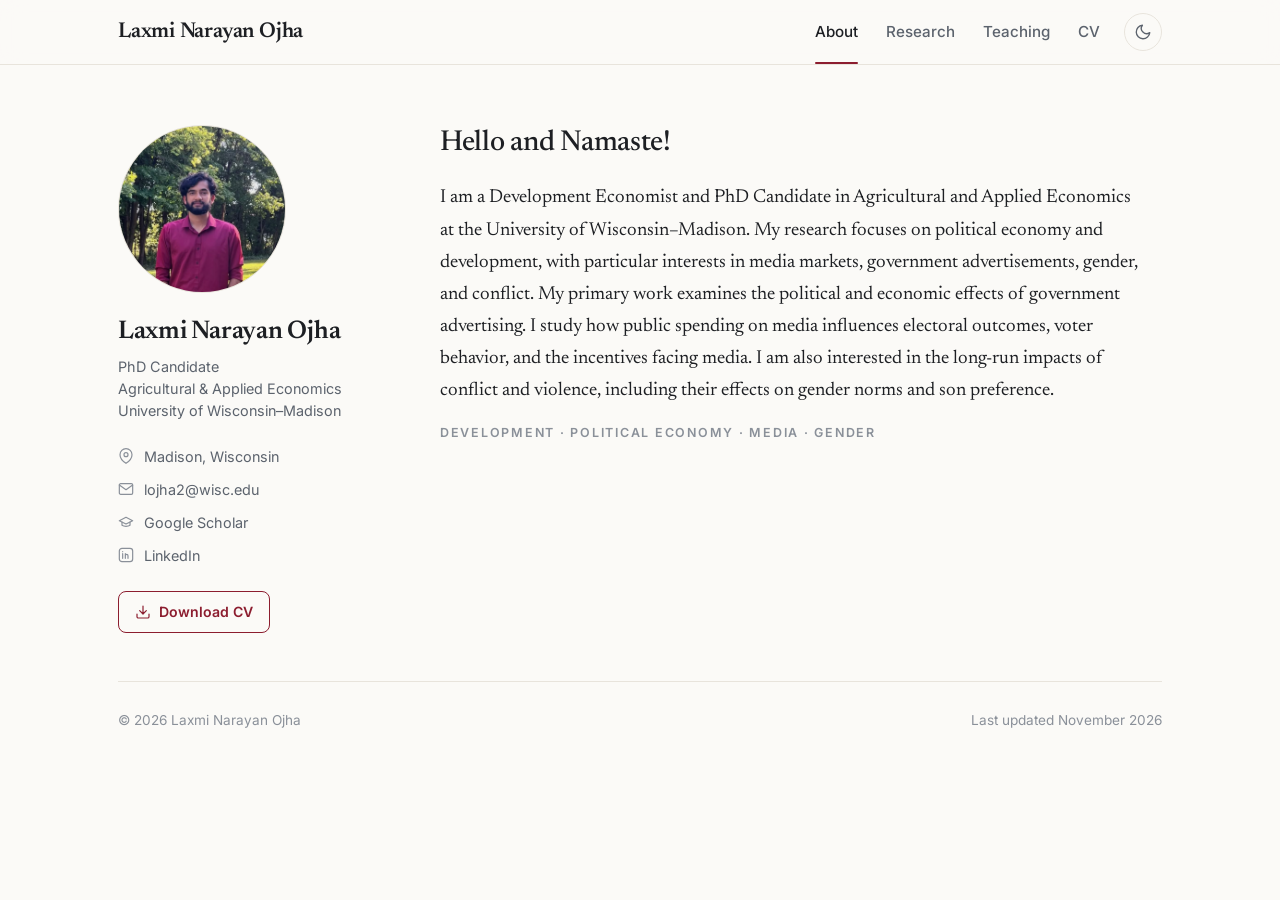
<file: index.html>
<!DOCTYPE html>
<html lang="en">
<head>
  <meta charset="utf-8">
  <meta name="viewport" content="width=device-width, initial-scale=1">
  <title>Laxmi Narayan Ojha</title>
  <meta name="description" content="Laxmi Narayan Ojha, PhD candidate in Agricultural and Applied Economics at the University of Wisconsin–Madison. Development economics: media markets, political economy, and gender.">
  <link rel="preconnect" href="https://fonts.googleapis.com">
  <link rel="preconnect" href="https://fonts.gstatic.com" crossorigin>
  <link href="https://fonts.googleapis.com/css2?family=Inter:wght@400;500;600;700&family=Newsreader:ital,opsz,wght@0,6..72,400;0,6..72,500;0,6..72,600;1,6..72,400;1,6..72,500&display=swap" rel="stylesheet">
  <link rel="stylesheet" href="style.css">
  <script src="site.js"></script>
</head>
<body>
  <a class="skip" href="#main">Skip to content</a>

  <!-- =============== TOP MENU (the same on every page) =============== -->
  <header class="site-header">
    <div class="header-inner">
      <a class="brand" href="index.html">Laxmi Narayan Ojha</a>
      <nav class="nav" aria-label="Main">
        <a href="index.html" class="active">About</a>
        <a href="research.html">Research</a>
        <a href="teaching.html">Teaching</a>
        <a href="cv.html">CV</a>
        <button class="theme-toggle" type="button" aria-label="Switch between light and dark mode"></button>
      </nav>
    </div>
  </header>

  <div class="layout">

    <!-- =============== LEFT SIDE: photo and contact (the same on every page) ===============
         Photo: put a picture named photo.jpg in this folder and it appears here automatically.
         Until then, the circle shows your initials (the two letters inside <span>). -->
    <aside class="sidebar">
      <div class="avatar" aria-hidden="true">
        <span>LO</span>
        <img src="photo.jpg" alt="" onerror="this.remove()">
      </div>
      <div class="side-id">
        <p class="side-name">Laxmi Narayan Ojha</p>
        <p class="side-title">PhD Candidate<br>Agricultural &amp; Applied Economics<br>University of Wisconsin–Madison</p>
      </div>
      <ul class="meta">
        <li class="i-pin">Madison, Wisconsin</li>
        <li class="i-mail"><a href="mailto:lojha2@wisc.edu">lojha2@wisc.edu</a></li>
        <li class="i-scholar"><a href="#">Google Scholar</a></li>
        <li class="i-linkedin"><a href="https://www.linkedin.com/in/lnojha/" target="_blank" rel="noopener noreferrer">LinkedIn</a></li>
      </ul>
      <div class="side-actions">
        <a class="btn i-download" href="cv.pdf" download>Download CV</a>
      </div>
    </aside>

    <!-- =============== MAIN PART OF THIS PAGE =============== -->
    <main id="main" class="content">
      <h1 class="hero">Hello and Namaste!</h1>

      <!-- Your bio. Each <p> ... </p> is one paragraph. -->
      <div class="prose">
        <p>I am a Development Economist and PhD Candidate in Agricultural and Applied Economics at the University of Wisconsin–Madison.
          My research focuses on political economy and development, with particular interests in media markets, government advertisements,
          gender, and conflict. My primary work examines the political and economic effects of government advertising.
          I study how public spending on media influences electoral outcomes, voter behavior, and the incentives facing media.
          I am also interested in the long-run impacts of conflict and violence, including their effects on gender norms and son preference.
      </div>

      <!-- Your research fields, shown in small gray letters -->
      <p class="eyebrow fields">Development · Political Economy · Media · Gender</p>

      
    </main>
  </div>

  <footer class="site-footer">
    <div class="footer-inner">
      <span>© 2026 Laxmi Narayan Ojha</span>
      <span>Last updated November 2026</span>
    </div>
  </footer>
</body>
</html>
</file>
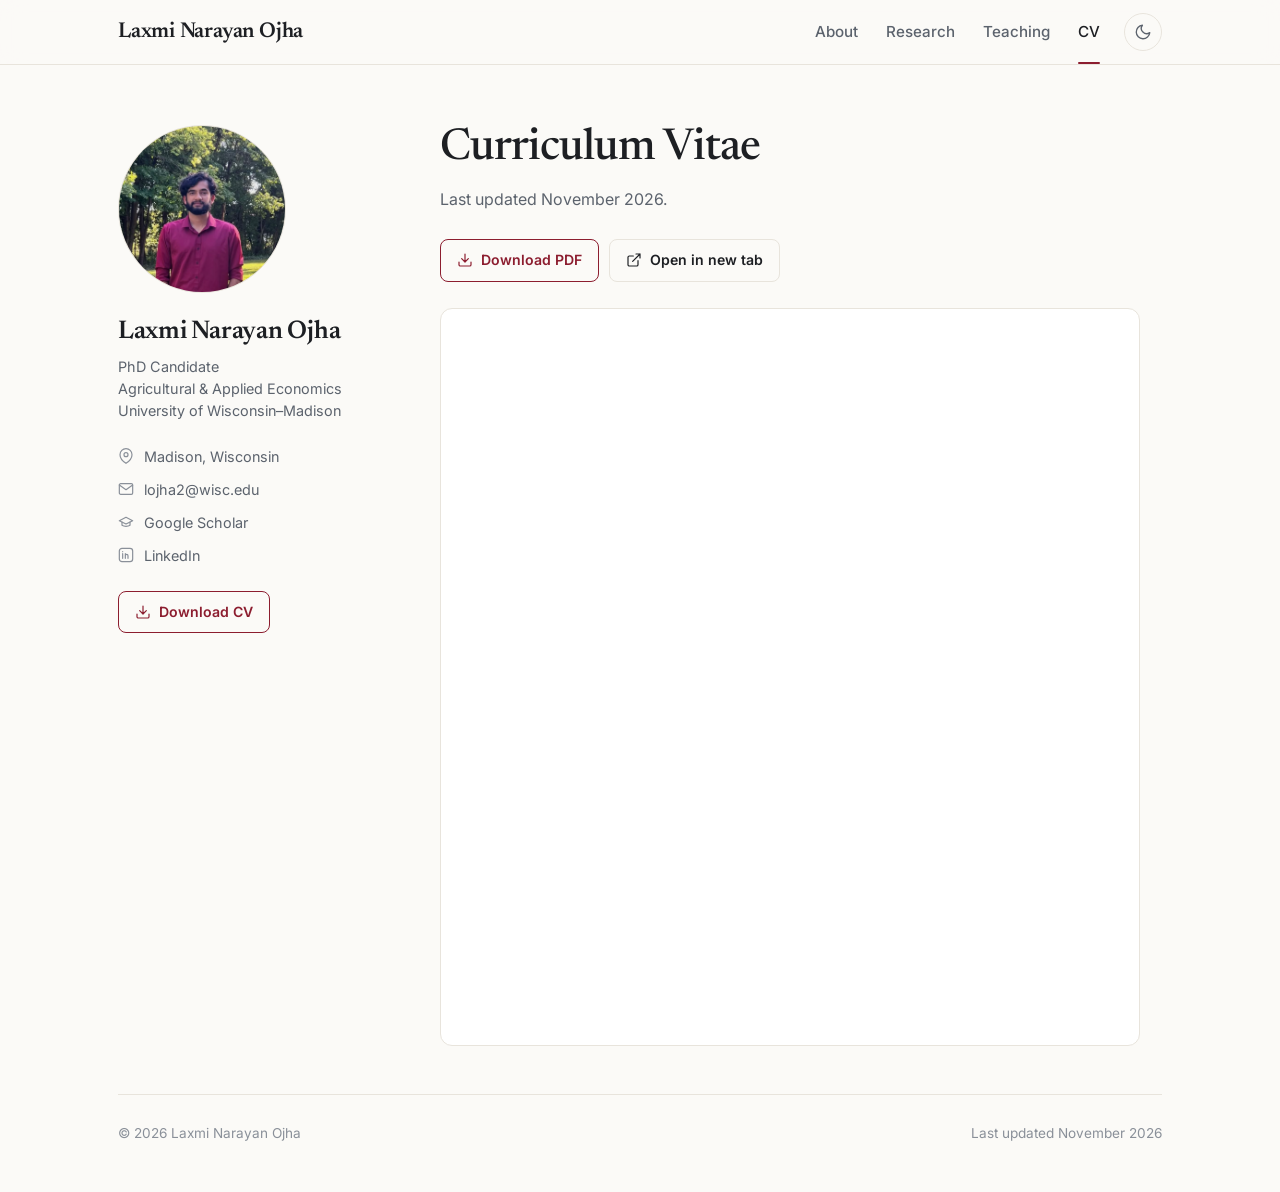
<file: cv.html>
<!DOCTYPE html>
<html lang="en">
<head>
  <meta charset="utf-8">
  <meta name="viewport" content="width=device-width, initial-scale=1">
  <title>CV · Laxmi Narayan Ojha</title>
  <meta name="description" content="Laxmi Narayan Ojha, PhD candidate in Agricultural and Applied Economics at the University of Wisconsin–Madison. Development economics: media markets, political economy, and gender.">
  <link rel="preconnect" href="https://fonts.googleapis.com">
  <link rel="preconnect" href="https://fonts.gstatic.com" crossorigin>
  <link href="https://fonts.googleapis.com/css2?family=Inter:wght@400;500;600;700&family=Newsreader:ital,opsz,wght@0,6..72,400;0,6..72,500;0,6..72,600;1,6..72,400;1,6..72,500&display=swap" rel="stylesheet">
  <link rel="stylesheet" href="style.css">
  <script src="site.js"></script>
</head>
<body>
  <a class="skip" href="#main">Skip to content</a>

  <!-- =============== TOP MENU (the same on every page) =============== -->
  <header class="site-header">
    <div class="header-inner">
      <a class="brand" href="index.html">Laxmi Narayan Ojha</a>
      <nav class="nav" aria-label="Main">
        <a href="index.html">About</a>
        <a href="research.html">Research</a>
        <a href="teaching.html">Teaching</a>
        <a href="cv.html" class="active">CV</a>
        <button class="theme-toggle" type="button" aria-label="Switch between light and dark mode"></button>
      </nav>
    </div>
  </header>

  <div class="layout">

    <!-- =============== LEFT SIDE: photo and contact (the same on every page) ===============
         Photo: put a picture named photo.jpg in this folder and it appears here automatically.
         Until then, the circle shows your initials (the two letters inside <span>). -->
    <aside class="sidebar">
      <div class="avatar" aria-hidden="true">
        <span>LO</span>
        <img src="photo.jpg" alt="" onerror="this.remove()">
      </div>
      <div class="side-id">
        <p class="side-name">Laxmi Narayan Ojha</p>
        <p class="side-title">PhD Candidate<br>Agricultural &amp; Applied Economics<br>University of Wisconsin–Madison</p>
      </div>
      <ul class="meta">
        <li class="i-pin">Madison, Wisconsin</li>
        <li class="i-mail"><a href="mailto:lojha2@wisc.edu">lojha2@wisc.edu</a></li>
        <li class="i-scholar"><a href="#">Google Scholar</a></li>
        <li class="i-linkedin"><a href="https://www.linkedin.com/in/lnojha/" target="_blank" rel="noopener noreferrer">LinkedIn</a></li>
      </ul>
      <div class="side-actions">
        <a class="btn i-download" href="cv.pdf" download>Download CV</a>
      </div>
    </aside>

    <!-- =============== MAIN PART OF THIS PAGE =============== -->
    <main id="main" class="content">
      <h1 class="page-title">Curriculum Vitae</h1>
      <p class="lede">Last updated November 2026.</p>

      <!-- This page shows the file cv.pdf from this folder.
           To update your CV, just replace cv.pdf with the new one (same name). -->
      <div class="cv-actions">
        <a class="btn i-download" href="cv.pdf" download>Download PDF</a>
        <a class="btn btn-ghost i-external" href="cv.pdf" target="_blank" rel="noopener">Open in new tab</a>
      </div>
      <iframe class="cv-frame" src="cv.pdf" title="CV"></iframe>
    </main>
  </div>

  <footer class="site-footer">
    <div class="footer-inner">
      <span>© 2026 Laxmi Narayan Ojha</span>
      <span>Last updated November 2026</span>
    </div>
  </footer>
</body>
</html>
</file>
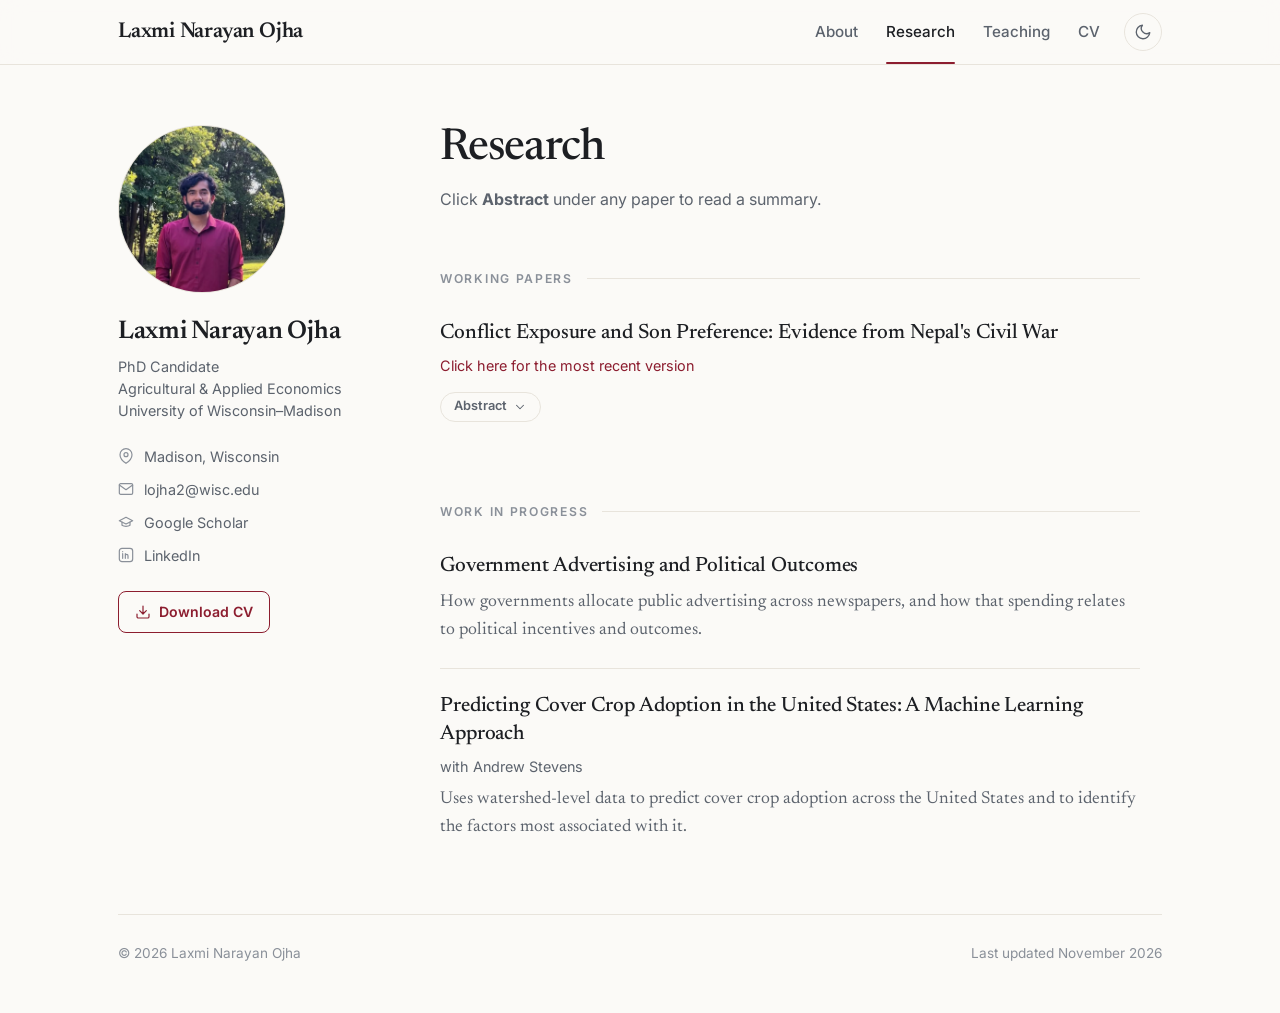
<file: research.html>
<!DOCTYPE html>
<html lang="en">
<head>
  <meta charset="utf-8">
  <meta name="viewport" content="width=device-width, initial-scale=1">
  <title>Research · Laxmi Narayan Ojha</title>
  <meta name="description" content="Laxmi Narayan Ojha, PhD candidate in Agricultural and Applied Economics at the University of Wisconsin–Madison. Development economics: media markets, political economy, and gender.">
  <link rel="preconnect" href="https://fonts.googleapis.com">
  <link rel="preconnect" href="https://fonts.gstatic.com" crossorigin>
  <link href="https://fonts.googleapis.com/css2?family=Inter:wght@400;500;600;700&family=Newsreader:ital,opsz,wght@0,6..72,400;0,6..72,500;0,6..72,600;1,6..72,400;1,6..72,500&display=swap" rel="stylesheet">
  <link rel="stylesheet" href="style.css">
  <script src="site.js"></script>
</head>
<body>
  <a class="skip" href="#main">Skip to content</a>

  <!-- =============== TOP MENU (the same on every page) =============== -->
  <header class="site-header">
    <div class="header-inner">
      <a class="brand" href="index.html">Laxmi Narayan Ojha</a>
      <nav class="nav" aria-label="Main">
        <a href="index.html">About</a>
        <a href="research.html" class="active">Research</a>
        <a href="teaching.html">Teaching</a>
        <a href="cv.html">CV</a>
        <button class="theme-toggle" type="button" aria-label="Switch between light and dark mode"></button>
      </nav>
    </div>
  </header>

  <div class="layout">

    <!-- =============== LEFT SIDE: photo and contact (the same on every page) ===============
         Photo: put a picture named photo.jpg in this folder and it appears here automatically.
         Until then, the circle shows your initials (the two letters inside <span>). -->
    <aside class="sidebar">
      <div class="avatar" aria-hidden="true">
        <span>LO</span>
        <img src="photo.jpg" alt="" onerror="this.remove()">
      </div>
      <div class="side-id">
        <p class="side-name">Laxmi Narayan Ojha</p>
        <p class="side-title">PhD Candidate<br>Agricultural &amp; Applied Economics<br>University of Wisconsin–Madison</p>
      </div>
      <ul class="meta">
        <li class="i-pin">Madison, Wisconsin</li>
        <li class="i-mail"><a href="mailto:lojha2@wisc.edu">lojha2@wisc.edu</a></li>
        <li class="i-scholar"><a href="#">Google Scholar</a></li>
        <li class="i-linkedin"><a href="https://www.linkedin.com/in/lnojha/" target="_blank" rel="noopener noreferrer">LinkedIn</a></li>
      </ul>
      <div class="side-actions">
        <a class="btn i-download" href="cv.pdf" download>Download CV</a>
      </div>
    </aside>

    <!-- =============== MAIN PART OF THIS PAGE =============== -->
    <main id="main" class="content">
      <h1 class="page-title">Research</h1>
      <p class="lede">Click <strong>Abstract</strong> under any paper to read a summary.</p>

      <!-- HOW TO EDIT THIS PAGE
           Each paper is one block that starts with <article and ends with </article>.
           - To ADD a paper: copy a whole block, paste it right below, and change the words.
           - To REMOVE a paper: delete its whole block.
           - To link a PDF: put the PDF in this folder, then change href="#" to href="the-file-name.pdf".
           - No abstract? Delete the Abstract button line and the <div class="abstract"> ... </div> part. -->

      <section class="section">
        <h2 class="section-label">Working Papers</h2>

        <article class="paper">
          <h3 class="paper-title"><a href="Chapter1_sonpref.pdf" target="_blank" rel="noopener">Conflict Exposure and Son Preference: Evidence from Nepal's Civil War</a></h3>
          <p class="paper-meta"><a href="Chapter1_sonpref.pdf" target="_blank" rel="noopener">Click here for the most recent version</a></p>
          <div class="paper-links">
            <button class="chip abstract-btn" type="button">Abstract</button>
          </div>
          <div class="abstract">
            Son preference has been shown to drive sex-selective abortion and excess female mortality in much of Asia. Literature links these outcomes to the spread of ultrasound combined with factors like fertility decline and socio-economic changes. Armed conflict has received far less attention, and none has asked whether conflict experienced in adolescence, when attitudes form, changes son preference. I examine whether exposure to Nepal's 1996–2006 armed conflict during adolescent years increased women's revealed preference for sons, comparing women who were adolescents during the conflict with older women across more and less affected districts. Women raised in high-conflict districts had fewer daughters and were more likely to stop childbearing after a son: approximately one fewer daughter per eight women between lightly and heavily affected districts. The sex of the next child and birth spacing after daughters are unchanged, indicating that son-conditional stopping, rather than sex-selective abortion, is the likely channel. Broader gender attitudes and life outcomes show little or no change.
          </div>
        </article>
      </section>

      <section class="section">
        <h2 class="section-label">Work in Progress</h2>

        <article class="paper">
          <h3 class="paper-title">Government Advertising and Political Outcomes</h3>
          <p class="paper-summary">How governments allocate public advertising across newspapers, and how that spending relates to political incentives and outcomes.</p>
        </article>

        <article class="paper">
          <h3 class="paper-title">Predicting Cover Crop Adoption in the United States: A Machine Learning Approach</h3>
          <p class="paper-meta">with Andrew Stevens</p>
          <p class="paper-summary">Uses watershed-level data to predict cover crop adoption across the United States and to identify the factors most associated with it.</p>
        </article>
      </section>
    </main>
  </div>

  <footer class="site-footer">
    <div class="footer-inner">
      <span>© 2026 Laxmi Narayan Ojha</span>
      <span>Last updated November 2026</span>
    </div>
  </footer>
</body>
</html>
</file>
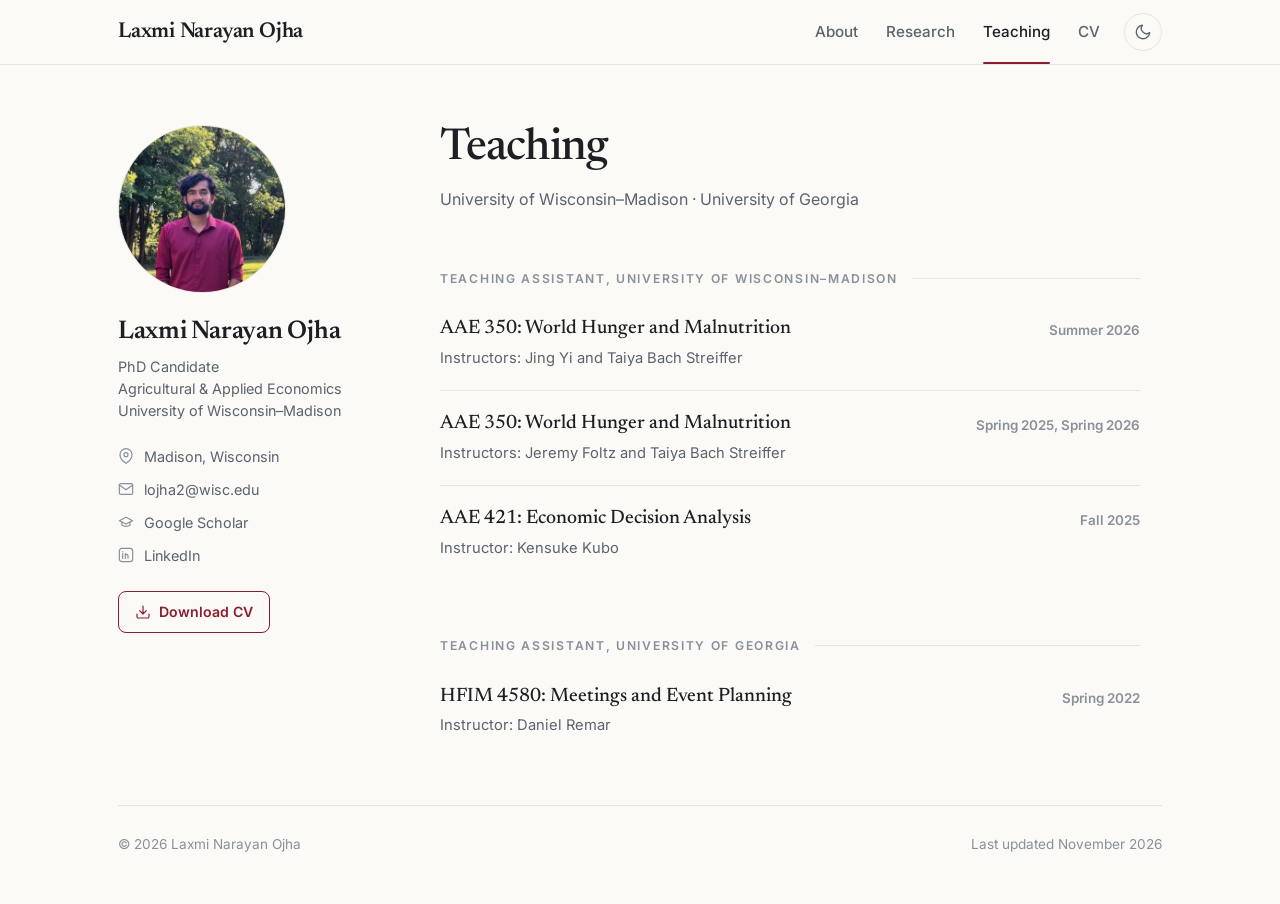
<file: teaching.html>
<!DOCTYPE html>
<html lang="en">
<head>
  <meta charset="utf-8">
  <meta name="viewport" content="width=device-width, initial-scale=1">
  <title>Teaching · Laxmi Narayan Ojha</title>
  <meta name="description" content="Laxmi Narayan Ojha, PhD candidate in Agricultural and Applied Economics at the University of Wisconsin–Madison. Development economics: media markets, political economy, and gender.">
  <link rel="preconnect" href="https://fonts.googleapis.com">
  <link rel="preconnect" href="https://fonts.gstatic.com" crossorigin>
  <link href="https://fonts.googleapis.com/css2?family=Inter:wght@400;500;600;700&family=Newsreader:ital,opsz,wght@0,6..72,400;0,6..72,500;0,6..72,600;1,6..72,400;1,6..72,500&display=swap" rel="stylesheet">
  <link rel="stylesheet" href="style.css">
  <script src="site.js"></script>
</head>
<body>
  <a class="skip" href="#main">Skip to content</a>

  <!-- =============== TOP MENU (the same on every page) =============== -->
  <header class="site-header">
    <div class="header-inner">
      <a class="brand" href="index.html">Laxmi Narayan Ojha</a>
      <nav class="nav" aria-label="Main">
        <a href="index.html">About</a>
        <a href="research.html">Research</a>
        <a href="teaching.html" class="active">Teaching</a>
        <a href="cv.html">CV</a>
        <button class="theme-toggle" type="button" aria-label="Switch between light and dark mode"></button>
      </nav>
    </div>
  </header>

  <div class="layout">

    <!-- =============== LEFT SIDE: photo and contact (the same on every page) ===============
         Photo: put a picture named photo.jpg in this folder and it appears here automatically.
         Until then, the circle shows your initials (the two letters inside <span>). -->
    <aside class="sidebar">
      <div class="avatar" aria-hidden="true">
        <span>LO</span>
        <img src="photo.jpg" alt="" onerror="this.remove()">
      </div>
      <div class="side-id">
        <p class="side-name">Laxmi Narayan Ojha</p>
        <p class="side-title">PhD Candidate<br>Agricultural &amp; Applied Economics<br>University of Wisconsin–Madison</p>
      </div>
      <ul class="meta">
        <li class="i-pin">Madison, Wisconsin</li>
        <li class="i-mail"><a href="mailto:lojha2@wisc.edu">lojha2@wisc.edu</a></li>
        <li class="i-scholar"><a href="#">Google Scholar</a></li>
        <li class="i-linkedin"><a href="https://www.linkedin.com/in/lnojha/" target="_blank" rel="noopener noreferrer">LinkedIn</a></li>
      </ul>
      <div class="side-actions">
        <a class="btn i-download" href="cv.pdf" download>Download CV</a>
      </div>
    </aside>

    <!-- =============== MAIN PART OF THIS PAGE =============== -->
    <main id="main" class="content">
      <h1 class="page-title">Teaching</h1>
      <p class="lede">University of Wisconsin–Madison · University of Georgia</p>

      <!-- Each course is one block from <div class="course"> to </div>.
           Copy a block to add a course; delete a block to remove one. -->
      <section class="section">
        <h2 class="section-label">Teaching Assistant, University of Wisconsin–Madison</h2>

        <div class="course">
          <h3>AAE 350: World Hunger and Malnutrition</h3>
          <span class="when">Summer 2026</span>
          <p>Instructors: Jing Yi and Taiya Bach Streiffer</p>
        </div>

        <div class="course">
          <h3>AAE 350: World Hunger and Malnutrition</h3>
          <span class="when">Spring 2025, Spring 2026</span>
          <p>Instructors: Jeremy Foltz and Taiya Bach Streiffer</p>
        </div>

        <div class="course">
          <h3>AAE 421: Economic Decision Analysis</h3>
          <span class="when">Fall 2025</span>
          <p>Instructor: Kensuke Kubo</p>
        </div>
      </section>

      <section class="section">
        <h2 class="section-label">Teaching Assistant, University of Georgia</h2>

        <div class="course">
          <h3>HFIM 4580: Meetings and Event Planning</h3>
          <span class="when">Spring 2022</span>
          <p>Instructor: Daniel Remar</p>
        </div>
      </section>
    </main>
  </div>

  <footer class="site-footer">
    <div class="footer-inner">
      <span>© 2026 Laxmi Narayan Ojha</span>
      <span>Last updated November 2026</span>
    </div>
  </footer>
</body>
</html>
</file>
<file: style.css>
/* ---------- Colors & fonts ---------- */
:root {
  --bg: #fbfaf7;
  --surface: #ffffff;
  --ink: #1d1f23;
  --muted: #5c636d;
  --faint: #8a9099;
  --line: #e8e4dc;
  --accent: #8c1d2f;
  --accent-soft: #f7ecee;
  --tag: #f2efe9;
  --serif: "Newsreader", Georgia, "Times New Roman", serif;
  --sans: "Inter", -apple-system, BlinkMacSystemFont, "Segoe UI", Helvetica, Arial, sans-serif;
  --radius: 12px;
  color-scheme: light;
}

[data-theme="dark"] {
  --bg: #121315;
  --surface: #1a1c1f;
  --ink: #ebe8e3;
  --muted: #a8adb5;
  --faint: #7f858e;
  --line: #2b2e33;
  --accent: #e59aa6;
  --accent-soft: #2a1d20;
  --tag: #202327;
  color-scheme: dark;
}

/* ---------- Base ---------- */
* { box-sizing: border-box; }
html { -webkit-text-size-adjust: 100%; }
body {
  margin: 0;
  background: var(--bg);
  color: var(--ink);
  font-family: var(--sans);
  font-size: 16px;
  line-height: 1.6;
  -webkit-font-smoothing: antialiased;
  transition: background-color .25s, color .25s;
}
a { color: var(--accent); text-decoration: none; }
a:hover { text-decoration: underline; text-underline-offset: 3px; }
:focus-visible { outline: 2px solid var(--accent); outline-offset: 3px; border-radius: 4px; }
::selection { background: var(--accent-soft); }

/* ICONS-START (generated: do not edit by hand) */
/* Put class="i-NAME" on a link or list item to show an icon before it.
   Available: i-pin, i-mail, i-scholar, i-linkedin, i-github, i-download, i-file, i-slides, i-link, i-external */
.i-pin::before,
.i-mail::before,
.i-scholar::before,
.i-linkedin::before,
.i-github::before,
.i-download::before,
.i-file::before,
.i-slides::before,
.i-link::before,
.i-external::before,
.abstract-btn::after,
.more::after,
.theme-toggle::before {
  content: ""; display: inline-block; flex: none; width: 1em; height: 1em;
  background-color: currentColor;
  -webkit-mask: var(--icon) center / contain no-repeat;
  mask: var(--icon) center / contain no-repeat;
}
.i-pin { --icon: url("data:image/svg+xml,%3Csvg xmlns='http://www.w3.org/2000/svg' viewBox='0 0 24 24' fill='none' stroke='black' stroke-width='1.8' stroke-linecap='round' stroke-linejoin='round'%3E%3Cpath d='M21 10c0 7-9 13-9 13s-9-6-9-13a9 9 0 0 1 18 0z'/%3E%3Ccircle cx='12' cy='10' r='3'/%3E%3C/svg%3E"); }
.i-mail { --icon: url("data:image/svg+xml,%3Csvg xmlns='http://www.w3.org/2000/svg' viewBox='0 0 24 24' fill='none' stroke='black' stroke-width='1.8' stroke-linecap='round' stroke-linejoin='round'%3E%3Crect x='2' y='4' width='20' height='16' rx='2'/%3E%3Cpath d='m22 6-10 7L2 6'/%3E%3C/svg%3E"); }
.i-scholar { --icon: url("data:image/svg+xml,%3Csvg xmlns='http://www.w3.org/2000/svg' viewBox='0 0 24 24' fill='none' stroke='black' stroke-width='1.8' stroke-linecap='round' stroke-linejoin='round'%3E%3Cpath d='M22 10 12 5 2 10l10 5 10-5z'/%3E%3Cpath d='M6 12v5c3 2 9 2 12 0v-5'/%3E%3C/svg%3E"); }
.i-linkedin { --icon: url("data:image/svg+xml,%3Csvg xmlns='http://www.w3.org/2000/svg' viewBox='0 0 24 24' fill='none' stroke='black' stroke-width='1.8' stroke-linecap='round' stroke-linejoin='round'%3E%3Crect x='2' y='2' width='20' height='20' rx='4'/%3E%3Cpath d='M7 10v7M7 7v.01M11 17v-4a2 2 0 0 1 4 0v4M11 10v7'/%3E%3C/svg%3E"); }
.i-github { --icon: url("data:image/svg+xml,%3Csvg xmlns='http://www.w3.org/2000/svg' viewBox='0 0 24 24' fill='none' stroke='black' stroke-width='1.8' stroke-linecap='round' stroke-linejoin='round'%3E%3Cpath d='M9 19c-4.3 1.4-4.3-2.5-6-3m12 5v-3.5c0-1 .1-1.4-.5-2 2.8-.3 5.5-1.4 5.5-6a4.6 4.6 0 0 0-1.3-3.2 4.2 4.2 0 0 0-.1-3.2s-1.1-.3-3.5 1.3a12.3 12.3 0 0 0-6.2 0C6.5 2.8 5.4 3.1 5.4 3.1a4.2 4.2 0 0 0-.1 3.2A4.6 4.6 0 0 0 4 9.5c0 4.6 2.7 5.7 5.5 6-.6.6-.6 1.2-.5 2V21'/%3E%3C/svg%3E"); }
.i-download { --icon: url("data:image/svg+xml,%3Csvg xmlns='http://www.w3.org/2000/svg' viewBox='0 0 24 24' fill='none' stroke='black' stroke-width='1.8' stroke-linecap='round' stroke-linejoin='round'%3E%3Cpath d='M21 15v4a2 2 0 0 1-2 2H5a2 2 0 0 1-2-2v-4'/%3E%3Cpath d='m7 10 5 5 5-5M12 15V3'/%3E%3C/svg%3E"); }
.i-file { --icon: url("data:image/svg+xml,%3Csvg xmlns='http://www.w3.org/2000/svg' viewBox='0 0 24 24' fill='none' stroke='black' stroke-width='1.8' stroke-linecap='round' stroke-linejoin='round'%3E%3Cpath d='M14 2H6a2 2 0 0 0-2 2v16a2 2 0 0 0 2 2h12a2 2 0 0 0 2-2V8z'/%3E%3Cpath d='M14 2v6h6M16 13H8M16 17H8'/%3E%3C/svg%3E"); }
.i-slides { --icon: url("data:image/svg+xml,%3Csvg xmlns='http://www.w3.org/2000/svg' viewBox='0 0 24 24' fill='none' stroke='black' stroke-width='1.8' stroke-linecap='round' stroke-linejoin='round'%3E%3Crect x='2' y='3' width='20' height='14' rx='2'/%3E%3Cpath d='M8 21h8M12 17v4'/%3E%3C/svg%3E"); }
.i-link { --icon: url("data:image/svg+xml,%3Csvg xmlns='http://www.w3.org/2000/svg' viewBox='0 0 24 24' fill='none' stroke='black' stroke-width='1.8' stroke-linecap='round' stroke-linejoin='round'%3E%3Cpath d='M10 13a5 5 0 0 0 7.5.5l3-3a5 5 0 0 0-7-7l-1.7 1.7'/%3E%3Cpath d='M14 11a5 5 0 0 0-7.5-.5l-3 3a5 5 0 0 0 7 7l1.7-1.7'/%3E%3C/svg%3E"); }
.i-external { --icon: url("data:image/svg+xml,%3Csvg xmlns='http://www.w3.org/2000/svg' viewBox='0 0 24 24' fill='none' stroke='black' stroke-width='1.8' stroke-linecap='round' stroke-linejoin='round'%3E%3Cpath d='M18 13v6a2 2 0 0 1-2 2H5a2 2 0 0 1-2-2V8a2 2 0 0 1 2-2h6M15 3h6v6M10 14 21 3'/%3E%3C/svg%3E"); }
.abstract-btn { --icon: url("data:image/svg+xml,%3Csvg xmlns='http://www.w3.org/2000/svg' viewBox='0 0 24 24' fill='none' stroke='black' stroke-width='1.8' stroke-linecap='round' stroke-linejoin='round'%3E%3Cpath d='m6 9 6 6 6-6'/%3E%3C/svg%3E"); }
.more { --icon: url("data:image/svg+xml,%3Csvg xmlns='http://www.w3.org/2000/svg' viewBox='0 0 24 24' fill='none' stroke='black' stroke-width='1.8' stroke-linecap='round' stroke-linejoin='round'%3E%3Cpath d='M5 12h14M13 6l6 6-6 6'/%3E%3C/svg%3E"); }
.theme-toggle { --icon: url("data:image/svg+xml,%3Csvg xmlns='http://www.w3.org/2000/svg' viewBox='0 0 24 24' fill='none' stroke='black' stroke-width='1.8' stroke-linecap='round' stroke-linejoin='round'%3E%3Cpath d='M21 12.79A9 9 0 1 1 11.21 3 7 7 0 0 0 21 12.79z'/%3E%3C/svg%3E"); }
[data-theme="dark"] .theme-toggle { --icon: url("data:image/svg+xml,%3Csvg xmlns='http://www.w3.org/2000/svg' viewBox='0 0 24 24' fill='none' stroke='black' stroke-width='1.8' stroke-linecap='round' stroke-linejoin='round'%3E%3Ccircle cx='12' cy='12' r='4'/%3E%3Cpath d='M12 2v2M12 20v2M4.93 4.93l1.41 1.41M17.66 17.66l1.41 1.41M2 12h2M20 12h2M4.93 19.07l1.41-1.41M17.66 6.34l1.41-1.41'/%3E%3C/svg%3E"); }
/* ICONS-END */

.skip {
  position: absolute; left: -999px; top: 8px;
  background: var(--accent); color: #fff; padding: 8px 14px; border-radius: 8px; z-index: 100;
}
.skip:focus { left: 12px; }

/* ---------- Header ---------- */
.site-header {
  position: sticky; top: 0; z-index: 10;
  border-bottom: 1px solid var(--line);
  background: color-mix(in srgb, var(--bg) 86%, transparent);
  -webkit-backdrop-filter: saturate(1.4) blur(12px);
  backdrop-filter: saturate(1.4) blur(12px);
}
.header-inner {
  max-width: 1100px; margin: 0 auto; padding: 0 28px; height: 64px;
  display: flex; align-items: center; justify-content: space-between; gap: 24px;
}
.brand {
  font-family: var(--serif); font-size: 1.35rem; font-weight: 600;
  color: var(--ink); letter-spacing: -.01em; white-space: nowrap;
}
.brand:hover { text-decoration: none; color: var(--accent); }
.nav { display: flex; align-items: center; gap: 4px; }
.nav a {
  position: relative; color: var(--muted); font-size: .95rem; font-weight: 500;
  padding: 8px 12px; border-radius: 8px; transition: color .15s, background-color .15s;
}
.nav a:hover { color: var(--ink); background: var(--tag); text-decoration: none; }
.nav a.active { color: var(--ink); }
.nav a.active::after {
  content: ""; position: absolute; left: 12px; right: 12px; bottom: -12px;
  height: 2px; border-radius: 2px; background: var(--accent);
}
.theme-toggle {
  margin-left: 8px; width: 38px; height: 38px; border-radius: 50%;
  border: 1px solid var(--line); background: transparent; color: var(--muted);
  display: grid; place-items: center; cursor: pointer; transition: color .15s, background-color .15s;
}
.theme-toggle:hover { color: var(--ink); background: var(--tag); }
.theme-toggle::before { width: 18px; height: 18px; }

/* ---------- Page layout ---------- */
.layout {
  max-width: 1100px; margin: 0 auto; padding: 60px 28px 48px;
  display: grid; grid-template-columns: 250px minmax(0, 1fr); gap: 72px;
}

/* ---------- Sidebar ---------- */
.sidebar { position: sticky; top: 116px; align-self: start; }
.avatar {
  position: relative; width: 168px; height: 168px; border-radius: 50%; margin-bottom: 24px;
  display: grid; place-items: center;
  background: var(--tag); border: 1px solid var(--line);
  color: var(--muted); font-family: var(--serif); font-size: 3.2rem; font-weight: 500; letter-spacing: .02em;
}
.avatar img {
  position: absolute; inset: 0; width: 100%; height: 100%;
  object-fit: cover; border-radius: 50%;
}
.side-name {
  font-family: var(--serif); font-size: 1.6rem; font-weight: 600; line-height: 1.2;
  letter-spacing: -.01em; margin: 0 0 8px;
}
.side-title { color: var(--muted); font-size: .9rem; line-height: 1.55; margin: 0 0 22px; }
.meta { list-style: none; padding: 0; margin: 0 0 24px; display: grid; gap: 10px; font-size: .9rem; color: var(--muted); }
.meta li { display: flex; align-items: center; gap: 10px; min-width: 0; }
.meta li::before { width: 16px; height: 16px; background-color: var(--faint); }
.meta a { color: var(--muted); overflow-wrap: anywhere; }
.meta a:hover { color: var(--accent); }

/* ---------- Buttons ---------- */
.btn {
  display: inline-flex; align-items: center; gap: 8px;
  font-family: var(--sans); font-size: .88rem; font-weight: 600;
  padding: 9px 16px; border-radius: 8px; border: 1px solid var(--accent);
  background: transparent; color: var(--accent); transition: background-color .15s;
}
.btn:hover { text-decoration: none; background: var(--accent-soft); }
.btn::before { width: 16px; height: 16px; }
.btn-ghost { background: transparent; color: var(--ink); border-color: var(--line); }
[data-theme="dark"] .btn-ghost { color: var(--ink); }
.btn-ghost:hover { border-color: var(--accent); color: var(--accent); filter: none; }

/* ---------- Main content ---------- */
.content { min-width: 0; max-width: 700px; }
.page-title {
  font-family: var(--serif); font-weight: 500; font-size: 2.75rem; line-height: 1.1;
  letter-spacing: -.02em; margin: 0 0 14px;
}
.lede { font-size: 1rem; color: var(--muted); margin: 0; }
.eyebrow {
  font-size: .78rem; font-weight: 600; letter-spacing: .14em; text-transform: uppercase;
  color: var(--faint); margin: 0 0 16px;
}
.hero {
  font-family: var(--serif); font-weight: 500; font-size: clamp(1.45rem, 2.6vw, 1.8rem);
  line-height: 1.3; letter-spacing: -.01em; margin: 0 0 20px;
}
.hero em { color: inherit; font-style: normal; }
.eyebrow.fields { margin: 4px 0 0; }
.prose p { font-family: var(--serif); font-size: 1.18rem; line-height: 1.7; margin: 0 0 16px; }

.section { margin-top: 56px; }
.section-label {
  display: flex; align-items: center; gap: 14px;
  font-family: var(--sans); font-size: .76rem; font-weight: 600; letter-spacing: .14em;
  text-transform: uppercase; color: var(--faint); margin: 0 0 8px;
}
.section-label::after { content: ""; flex: 1; height: 1px; background: var(--line); }

.tags { display: flex; flex-wrap: wrap; gap: 8px; list-style: none; padding: 0; margin: 26px 0 0; }
.tags li {
  font-size: .84rem; font-weight: 500; padding: 6px 14px; border-radius: 999px;
  background: transparent; border: 1px solid var(--line); color: var(--ink);
}

/* ---------- News ---------- */
.news { list-style: none; margin: 0; padding: 0; }
.news li {
  display: grid; grid-template-columns: 104px 1fr; gap: 16px;
  padding: 14px 0; border-bottom: 1px solid var(--line);
}
.news li:last-child { border-bottom: 0; }
.news time { font-size: .84rem; font-weight: 600; color: var(--faint); padding-top: 2px; font-variant-numeric: tabular-nums; }

/* ---------- Papers ---------- */
.paper { padding: 24px 0; border-bottom: 1px solid var(--line); }
.paper:last-child { border-bottom: 0; }
.paper-title {
  font-family: var(--serif); font-size: 1.3rem; font-weight: 500; line-height: 1.35;
  letter-spacing: -.005em; margin: 0 0 6px;
}
.paper-title a { color: var(--ink); transition: color .15s; }
.paper-title a:hover { color: var(--accent); text-decoration: none; }
.paper-meta { font-size: .9rem; color: var(--muted); margin: 0; }
.paper-meta .status { font-style: italic; }
.paper-summary { font-family: var(--serif); font-size: 1.08rem; line-height: 1.6; color: var(--muted); margin: 8px 0 0; }
.paper-meta i { font-style: italic; }
.paper-links { display: flex; flex-wrap: wrap; gap: 8px; margin-top: 14px; }
.chip {
  display: inline-flex; align-items: center; gap: 6px;
  font-family: var(--sans); font-size: .8rem; font-weight: 600; line-height: 1;
  padding: 7px 13px; border-radius: 999px; border: 1px solid var(--line);
  background: transparent; color: var(--muted); cursor: pointer; transition: color .15s, border-color .15s;
}
.chip:hover { border-color: var(--accent); color: var(--accent); text-decoration: none; }
.chip::before { width: 14px; height: 14px; }
.abstract-btn::after { width: 14px; height: 14px; transition: transform .2s; }
.chip[aria-expanded="true"] { color: var(--accent); border-color: var(--accent); }
.chip[aria-expanded="true"]::after { transform: rotate(180deg); }
.abstract { display: none; }
.abstract.open {
  display: block;
  font-family: var(--serif); font-size: 1.06rem; line-height: 1.65;
  margin-top: 14px; padding: 18px 22px; border-radius: var(--radius);
  background: var(--surface); border: 1px solid var(--line);
}
.abstract p { margin: 0; }

.featured {
  position: relative; margin-top: 18px; padding: 30px 32px; border-radius: 16px;
  background: var(--surface); border: 1px solid var(--line);
}
.featured .paper-title { font-size: 1.55rem; }
.badge {
  display: inline-block; margin-bottom: 14px; padding: 4px 11px; border-radius: 999px;
  font-size: .7rem; font-weight: 700; letter-spacing: .12em; text-transform: uppercase;
  color: var(--muted); background: var(--tag);
}
.more { display: inline-flex; align-items: center; gap: 6px; margin-top: 16px; font-size: .9rem; font-weight: 600; }
.more::after { width: 16px; height: 16px; transition: transform .15s; }
.more:hover { text-decoration: none; }
.more:hover::after { transform: translateX(3px); }

/* ---------- Teaching ---------- */
.course {
  display: grid; grid-template-columns: 1fr auto; gap: 4px 20px;
  padding: 20px 0; border-bottom: 1px solid var(--line);
}
.course:last-child { border-bottom: 0; }
.course h3 { font-family: var(--serif); font-size: 1.22rem; font-weight: 500; line-height: 1.35; margin: 0; }
.course .when { font-size: .84rem; font-weight: 600; color: var(--faint); white-space: nowrap; padding-top: 4px; }
.course p { grid-column: 1 / -1; margin: 0; font-size: .92rem; color: var(--muted); }

/* ---------- CV ---------- */
.cv-actions { display: flex; flex-wrap: wrap; gap: 10px; margin: 26px 0 26px; }
.cv-frame {
  display: block; width: 100%; height: 82vh; min-height: 560px;
  border: 1px solid var(--line); border-radius: var(--radius); background: var(--surface);
}

/* ---------- Footer ---------- */
.site-footer {
  max-width: 1100px; margin: 0 auto; padding: 0 28px 48px;
  color: var(--faint); font-size: .85rem;
}
.footer-inner { display: flex; flex-wrap: wrap; justify-content: space-between; gap: 8px 24px; padding-top: 28px; border-top: 1px solid var(--line); }

/* ---------- Tablet & phone ---------- */
@media (max-width: 880px) {
  .layout { grid-template-columns: 1fr; gap: 40px; padding-top: 32px; }
  .sidebar {
    position: static; display: grid; grid-template-columns: auto 1fr; align-items: center;
    gap: 0 22px; padding-bottom: 30px; border-bottom: 1px solid var(--line);
  }
  .avatar { width: 104px; height: 104px; font-size: 2.1rem; margin: 0; }
  .side-title { margin-bottom: 0; }
  .meta { grid-column: 1 / -1; margin: 24px 0 20px; grid-template-columns: repeat(auto-fit, minmax(200px, 1fr)); }
  .side-actions { grid-column: 1 / -1; }
  .content { max-width: none; }
}
@media (max-width: 600px) {
  .header-inner { padding: 0 14px; height: 56px; }
  .brand { display: none; }
  .nav { width: 100%; justify-content: space-between; gap: 0; }
  .nav a { padding: 8px 10px; }
  .nav a.active::after { bottom: -9px; }
  .layout { padding: 24px 18px 40px; }
  .site-footer { padding: 0 18px 40px; }
  .page-title { font-size: 2.2rem; }
  .featured { padding: 24px 22px; }
  .featured .paper-title { font-size: 1.35rem; }
  .news li { grid-template-columns: 1fr; gap: 2px; }
  .course { grid-template-columns: 1fr; }
  .course .when { padding-top: 0; }
}
</file>
